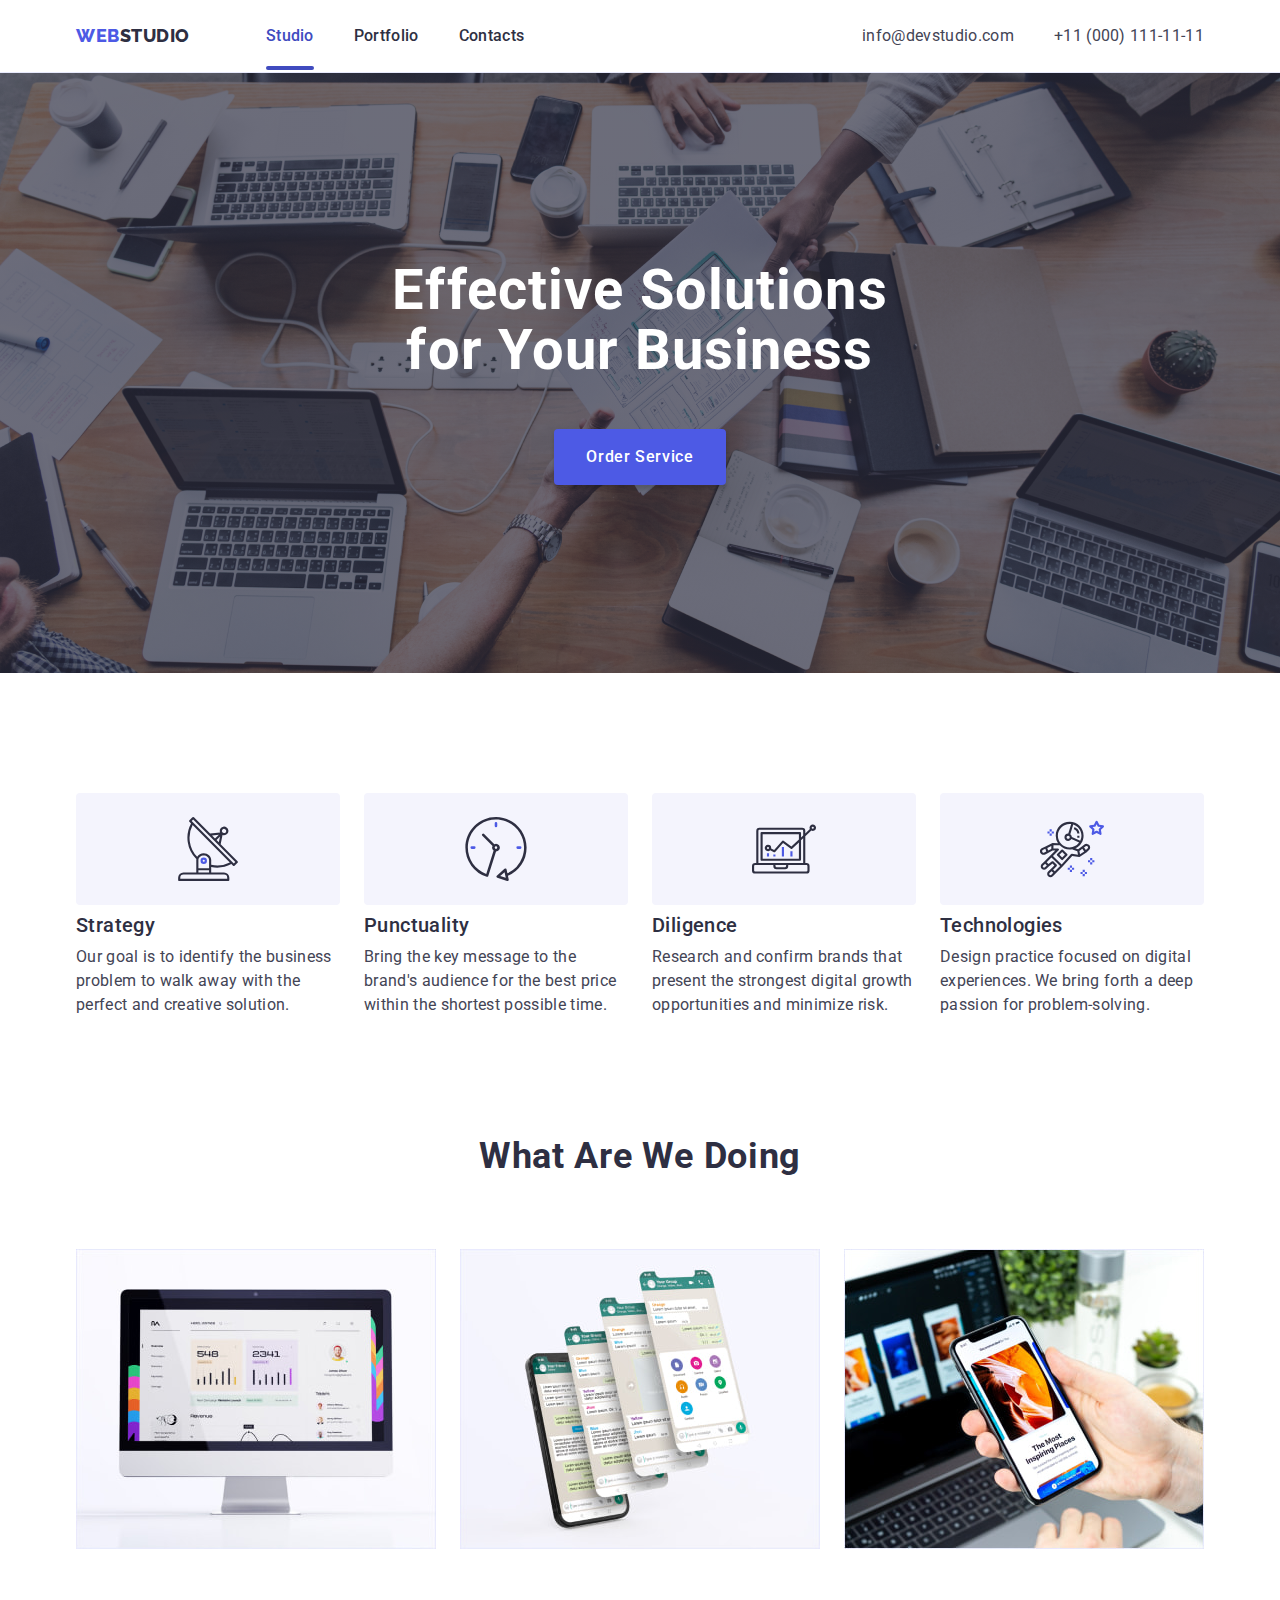
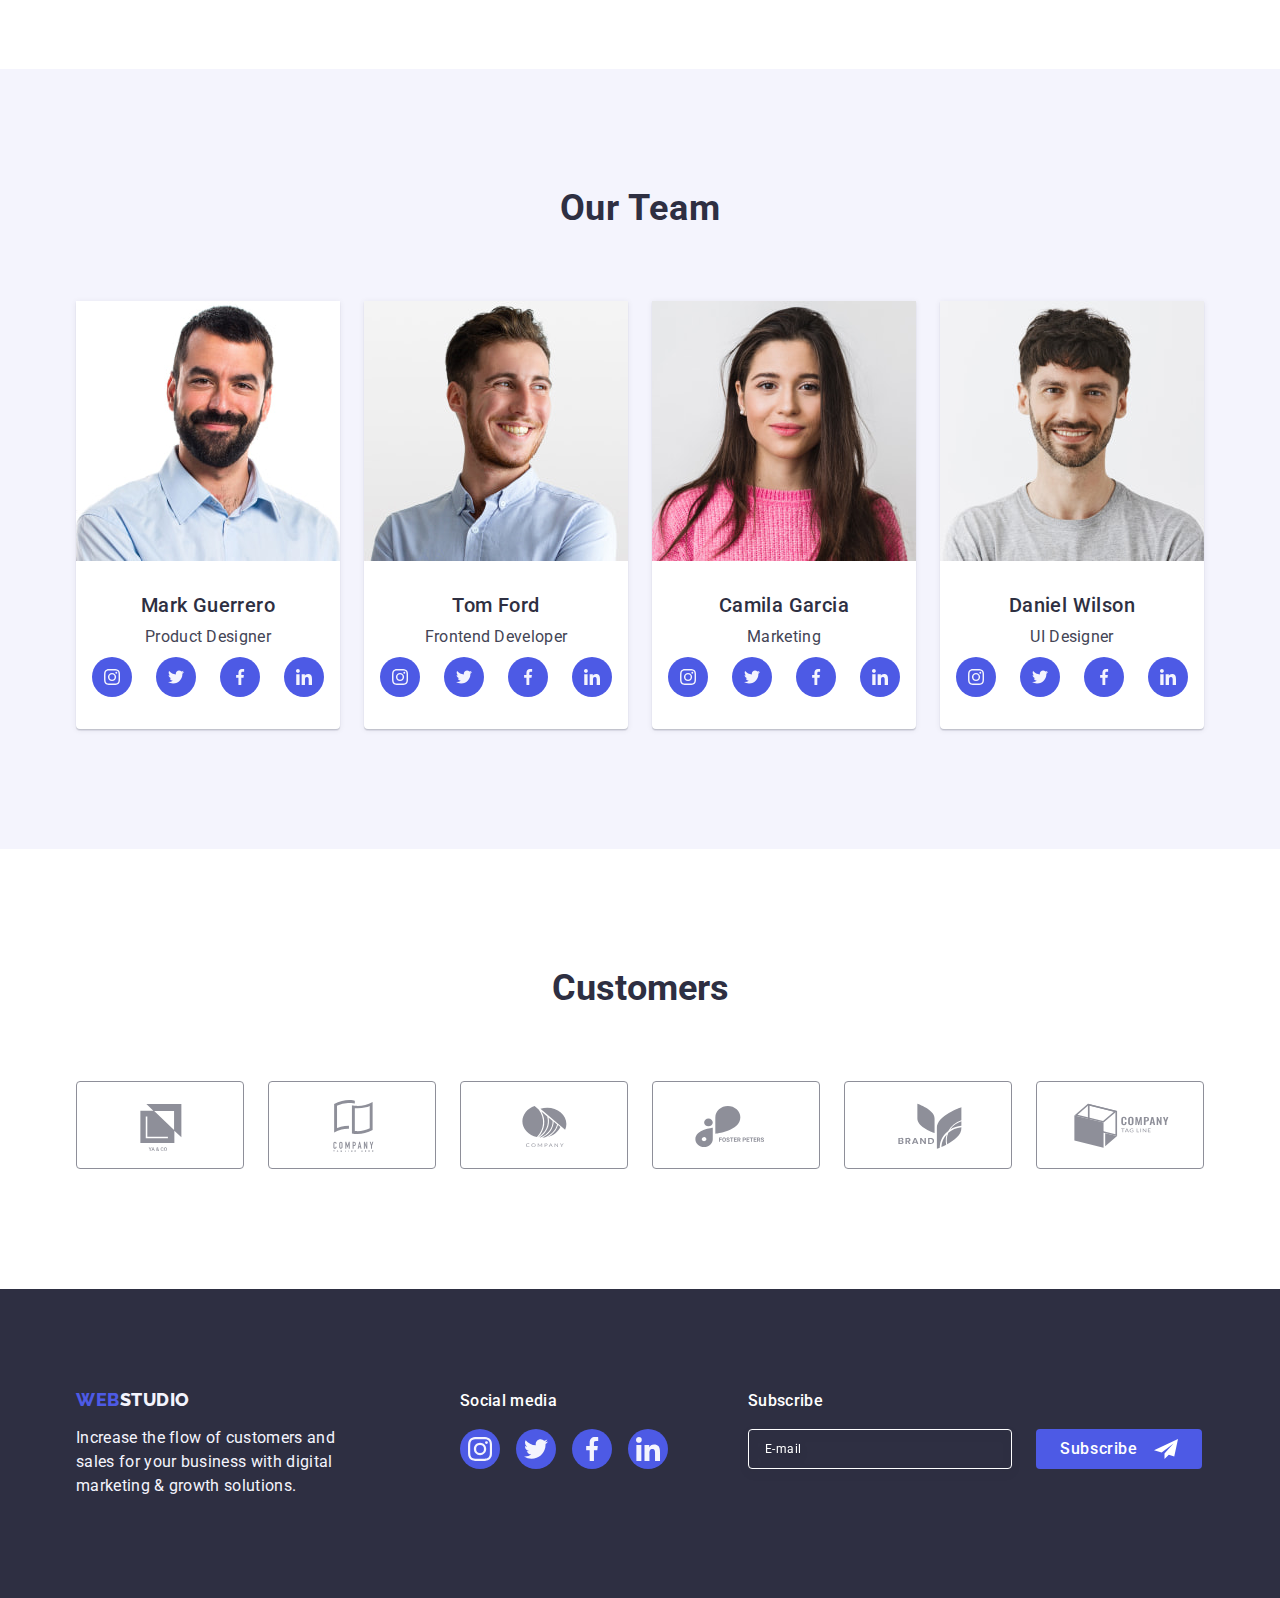
<file: index.html>
<!DOCTYPE html>
<html lang="en">
  <head>
    <meta charset="UTF-8" />
    <meta http-equiv="X-UA-Compatible" content="IE=edge" />
    <meta name="viewport" content="width=device-width, initial-scale=1.0" />
    <title>Effective Solutions for Your Business</title>
    <link rel="preconnect" href="https://fonts.googleapis.com" />
    <link rel="preconnect" href="https://fonts.gstatic.com" crossorigin />
    <link
      href="https://fonts.googleapis.com/css2?family=Raleway:wght@800&amp;family=Roboto:wght@400;500;700&amp;display=swap"
      rel="stylesheet"
    />
    <link
      rel="stylesheet"
      href="https://cdnjs.cloudflare.com/ajax/libs/modern-normalize/1.0.0/modern-normalize.min.css"
    />
    <link rel="stylesheet" href="./css/styles.css" />
  </head>
  <body>
    <header class="page-header">
      <div class="page-header-container container">
        <nav class="page-navigation">
          <a class="logo logo-header link" href="./index.html">
            Web<span class="logo-black">Studio</span></a
          >
          <ul class="nav list">
            <li class="nav-list-item">
              <a
                class="navigation-list-link navigation-list-link-current-page-studio link"
                href="./index.html"
                >Studio</a
              >
            </li>
            <li class="nav-list-item">
              <a class="navigation-list-link link" href="./portfolio.html"
                >Portfolio</a
              >
            </li>
            <li><a class="navigation-list-link link" href="">Contacts</a></li>
          </ul>
        </nav>
        <address class="main-adress">
          <ul class="adress-list list">
            <li class="adress-item">
              <a class="adress-item-link link" href="mailto:info@devstudio.com"
                >info@devstudio.com</a
              >
            </li>
            <li class="adress-item">
              <a class="adress-item-link link" href="tel:+110001111111"
                >+11 (000) 111-11-11</a
              >
            </li>
          </ul>
        </address>
      </div>
    </header>
    <main>
      <section class="hero-section">
        <div class="hero-container container">
          <h1 class="hero-title">Effective Solutions for Your Business</h1>
          <button class="main-button" type="button" data-modal-open>
            Order Service
          </button>
        </div>
      </section>
      <section class="solutions-container section">
        <div class="the-second-container container">
          <h2 class="solutions-title visually-hidden">Main solutions</h2>
          <ul class="solutions-list list">
            <li class="solutions-list-item">
              <div class="icons-lisst-item-container">
                <svg width="64" height="64">
                  <use href="./images/icons.svg#icon-antenna"></use>
                </svg>
              </div>
              <h3 class="third-title">Strategy</h3>
              <p class="list-description">
                Our goal is to identify the business problem to walk away with
                the perfect and creative solution.
              </p>
            </li>
            <li class="solutions-list-item">
              <div class="icons-lisst-item-container">
                <svg width="64" height="64">
                  <use href="./images/icons.svg#icon-clock-1"></use>
                </svg>
              </div>
              <h3 class="third-title">Punctuality</h3>
              <p class="list-description">
                Bring the key message to the brand's audience for the best price
                within the shortest possible time.
              </p>
            </li>
            <li class="solutions-list-item">
              <div class="icons-lisst-item-container">
                <svg width="64" height="64">
                  <use href="./images/icons.svg#icon-diagram-1"></use>
                </svg>
              </div>
              <h3 class="third-title">Diligence</h3>
              <p class="list-description">
                Research and confirm brands that present the strongest digital
                growth opportunities and minimize risk.
              </p>
            </li>

            <li class="solutions-list-item">
              <div class="icons-lisst-item-container">
                <svg width="64" height="64">
                  <use href="./images/icons.svg#icon-astronaut"></use>
                </svg>
              </div>
              <h3 class="third-title">Technologies</h3>
              <p class="list-description">
                Design practice focused on digital experiences. We bring forth a
                deep passion for problem-solving.
              </p>
            </li>
          </ul>
        </div>
      </section>
      <section class="activities-container section">
        <div class="the-third-container container">
          <h2 class="secondary-title">What are we doing</h2>

          <ul class="activities-list list">
            <li class="activities-list-item">
              <img
                class="activities-list-img"
                src="./images/section-2/computer-1.jpg"
                alt="promotion"
                width="360"
                height="300"
              />
            </li>
            <li class="activities-list-item">
              <img
                width="360"
                height="300"
                class="activities-list-img"
                src="./images/section-2/phones-2.jpg"
                alt="online courses"
              />
            </li>
            <li class="activities-list-item">
              <img
                width="360"
                height="300"
                class="activities-list-img"
                src="./images/section-2/phone-3.jpg"
                alt="Instagram Stories Concept"
              />
            </li>
          </ul>
        </div>
      </section>
      <section class="our-team section">
        <div class="container">
          <h2 class="secondary-title">Our Team</h2>
          <ul class="team-list list">
            <li class="team-list-item">
              <img
                class="team-list-img"
                width="264"
                height="260"
                src="./images/section-3/mark-guerrero-1.jpg"
                alt="Mark Guerrero"
              />

              <div class="card-description-page-first">
                <h3 class="third-title">Mark Guerrero</h3>
                <p class="list-description">Product Designer</p>
                <ul class="icons-section-four-list list">
                  <li class="icons-section-four-list-item">
                    <a class="icons-section-four-list-item-link" href="">
                      <svg
                        class="icons-section-four-svg"
                        width="16"
                        height="16"
                      >
                        <use
                          href="./images/icons.svg#icon-instagram-2"
                        ></use></svg
                    ></a>
                  </li>
                  <li class="icons-section-four-list-item">
                    <a class="icons-section-four-list-item-link" href="">
                      <svg
                        class="icons-section-four-svg"
                        width="16"
                        height="16"
                      >
                        <use
                          href="./images/icons.svg#icon-twitter-1"
                        ></use></svg
                    ></a>
                  </li>
                  <li class="icons-section-four-list-item">
                    <a class="icons-section-four-list-item-link" href="">
                      <svg
                        class="icons-section-four-svg"
                        width="16"
                        height="16"
                      >
                        <use
                          href="./images/icons.svg#icon-facebook-1"
                        ></use></svg
                    ></a>
                  </li>
                  <li class="icons-section-four-list-item">
                    <a class="icons-section-four-list-item-link" href="">
                      <svg
                        class="icons-section-four-svg"
                        width="16"
                        height="16"
                      >
                        <use
                          href="./images/icons.svg#icon-linkedin-1"
                        ></use></svg
                    ></a>
                  </li>
                </ul>
              </div>
            </li>
            <li class="team-list-item">
              <img
                class="team-list-img"
                width="264"
                height="260"
                src="./images/section-3/tom-ford-2.jpg"
                alt="Tom Ford"
              />
              <div class="card-description-page-first">
                <h3 class="third-title">Tom Ford</h3>
                <p class="list-description">Frontend Developer</p>
                <ul class="icons-section-four-list list">
                  <li class="icons-section-four-list-item">
                    <a class="icons-section-four-list-item-link" href="">
                      <svg
                        class="icons-section-four-svg"
                        width="16"
                        height="16"
                      >
                        <use
                          href="./images/icons.svg#icon-instagram-2"
                        ></use></svg
                    ></a>
                  </li>
                  <li class="icons-section-four-list-item">
                    <a class="icons-section-four-list-item-link" href="">
                      <svg
                        class="icons-section-four-svg"
                        width="16"
                        height="16"
                      >
                        <use
                          href="./images/icons.svg#icon-twitter-1"
                        ></use></svg
                    ></a>
                  </li>
                  <li class="icons-section-four-list-item">
                    <a class="icons-section-four-list-item-link" href="">
                      <svg
                        class="icons-section-four-svg"
                        width="16"
                        height="16"
                      >
                        <use
                          href="./images/icons.svg#icon-facebook-1"
                        ></use></svg
                    ></a>
                  </li>
                  <li class="icons-section-four-list-item">
                    <a class="icons-section-four-list-item-link" href="">
                      <svg
                        class="icons-section-four-svg"
                        width="16"
                        height="16"
                      >
                        <use
                          href="./images/icons.svg#icon-linkedin-1"
                        ></use></svg
                    ></a>
                  </li>
                </ul>
              </div>
            </li>
            <li class="team-list-item">
              <img
                class="team-list-img"
                width="264"
                height="260"
                src="./images/section-3/camila-garcia-3.jpg"
                alt="Camila Garcia"
              />
              <div class="card-description-page-first">
                <h3 class="third-title">Camila Garcia</h3>
                <p class="list-description">Marketing</p>
                <ul class="icons-section-four-list list">
                  <li class="icons-section-four-list-item">
                    <a class="icons-section-four-list-item-link" href="">
                      <svg
                        class="icons-section-four-svg"
                        width="16"
                        height="16"
                      >
                        <use
                          href="./images/icons.svg#icon-instagram-2"
                        ></use></svg
                    ></a>
                  </li>
                  <li class="icons-section-four-list-item">
                    <a class="icons-section-four-list-item-link" href="">
                      <svg
                        class="icons-section-four-svg"
                        width="16"
                        height="16"
                      >
                        <use
                          href="./images/icons.svg#icon-twitter-1"
                        ></use></svg
                    ></a>
                  </li>
                  <li class="icons-section-four-list-item">
                    <a class="icons-section-four-list-item-link" href="">
                      <svg
                        class="icons-section-four-svg"
                        width="16"
                        height="16"
                      >
                        <use
                          href="./images/icons.svg#icon-facebook-1"
                        ></use></svg
                    ></a>
                  </li>
                  <li class="icons-section-four-list-item">
                    <a class="icons-section-four-list-item-link" href="">
                      <svg
                        class="icons-section-four-svg"
                        width="16"
                        height="16"
                      >
                        <use
                          href="./images/icons.svg#icon-linkedin-1"
                        ></use></svg
                    ></a>
                  </li>
                </ul>
              </div>
            </li>
            <li class="team-list-item">
              <img
                class="team-list-img"
                width="264"
                height="260"
                src="./images/section-3/daniel-wilson-4.jpg"
                alt="Daniel Wilson"
              />
              <div class="card-description-page-first">
                <h3 class="third-title">Daniel Wilson</h3>
                <p class="list-description">UI Designer</p>
                <ul class="icons-section-four-list list">
                  <li class="icons-section-four-list-item">
                    <a class="icons-section-four-list-item-link" href="">
                      <svg
                        class="icons-section-four-svg"
                        width="16"
                        height="16"
                      >
                        <use
                          href="./images/icons.svg#icon-instagram-2"
                        ></use></svg
                    ></a>
                  </li>
                  <li class="icons-section-four-list-item">
                    <a class="icons-section-four-list-item-link" href="">
                      <svg
                        class="icons-section-four-svg"
                        width="16"
                        height="16"
                      >
                        <use
                          href="./images/icons.svg#icon-twitter-1"
                        ></use></svg
                    ></a>
                  </li>
                  <li class="icons-section-four-list-item">
                    <a class="icons-section-four-list-item-link" href="">
                      <svg
                        class="icons-section-four-svg"
                        width="16"
                        height="16"
                      >
                        <use
                          href="./images/icons.svg#icon-facebook-1"
                        ></use></svg
                    ></a>
                  </li>
                  <li class="icons-section-four-list-item">
                    <a class="icons-section-four-list-item-link" href="">
                      <svg
                        class="icons-section-four-svg"
                        width="16"
                        height="16"
                      >
                        <use
                          href="./images/icons.svg#icon-linkedin-1"
                        ></use></svg
                    ></a>
                  </li>
                </ul>
              </div>
            </li>
          </ul>
        </div>
      </section>
      <section class="customers-section">
        <div class="container">
          <h2 class="customers-section-titile secondary-titile">Customers</h2>
          <ul class="customers-section-list list">
            <li class="customers-section-list-item">
              <a class="customers-section-list-item-link" href="">
                <svg class="customers-section-list-svg" width="104" height="56">
                  <use href="./images/icons.svg#icon-Logo"></use>
                </svg>
              </a>
            </li>
            <li class="customers-section-list-item">
              <a class="customers-section-list-item-link" href=""
                ><svg
                  class="customers-section-list-svg"
                  width="104"
                  height="56"
                >
                  <use href="./images/icons.svg#icon-Logo-1"></use></svg
              ></a>
            </li>
            <li class="customers-section-list-item">
              <a class="customers-section-list-item-link" href=""
                ><svg
                  class="customers-section-list-svg"
                  width="104"
                  height="56"
                >
                  <use href="./images/icons.svg#icon-Logo-2"></use></svg
              ></a>
            </li>
            <li class="customers-section-list-item">
              <a class="customers-section-list-item-link" href=""
                ><svg
                  class="customers-section-list-svg"
                  width="104"
                  height="56"
                >
                  <use href="./images/icons.svg#icon-Logo-3"></use></svg
              ></a>
            </li>
            <li class="customers-section-list-item">
              <a class="customers-section-list-item-link" href=""
                ><svg
                  class="customers-section-list-svg"
                  width="104"
                  height="56"
                >
                  <use href="./images/icons.svg#icon-Logo-4"></use></svg
              ></a>
            </li>
            <li class="customers-section-list-item">
              <a class="customers-section-list-item-link" href=""
                ><svg
                  class="customers-section-list-svg"
                  width="104"
                  height="56"
                >
                  <use href="./images/icons.svg#icon-Logo-5"></use></svg
              ></a>
            </li>
          </ul>
        </div>
      </section>
    </main>
    <footer class="footer-container">
      <div class="footer-container-box container">
        <div class="footer-box-logo">
          <a class="logo link" href="./index.html">
            Web<span class="logo-footer">Studio</span></a
          >
          <p class="footer-container-text">
            Increase the flow of customers and sales for your business with
            digital marketing & growth solutions.
          </p>
        </div>
        <div class="footer-box-links">
          <p class="footer-box-text">Social media</p>
          <ul class="footer-links-list list">
            <li class="footer-links-list-item">
              <a class="footer-link" href="">
                <svg class="icons-footer-svg" width="24" height="24">
                  <use href="./images/icons.svg#icon-instagram-2"></use>
                </svg>
              </a>
            </li>
            <li class="footer-links-list-item">
              <a class="footer-link" href="">
                <svg class="icons-footer-svg" width="24" height="24">
                  <use href="./images/icons.svg#icon-twitter-1"></use>
                </svg>
              </a>
            </li>
            <li class="footer-links-list-item">
              <a class="footer-link" href="">
                <svg class="icons-footer-svg" width="24" height="24">
                  <use href="./images/icons.svg#icon-facebook-1"></use>
                </svg>
              </a>
            </li>
            <li class="footer-links-list-item">
              <a class="footer-link" href="">
                <svg class="icons-footer-svg" width="24" height="24">
                  <use href="./images/icons.svg#icon-linkedin-1"></use>
                </svg>
              </a>
            </li>
          </ul>
        </div>
        <div class="subscribe-field">
          <p class="footer-box-text">Subscribe</p>
          <form class="subscribe-field-box">
            <label class="subscribe-field-box-label">
              <input
                type="email"
                class="subscribe-field-input"
                name="user-email"
                placeholder="E-mail"
            /></label>
            <button type="submit" class="subscribe-field-btn">
              Subscribe
              <svg width="24" height="24" class="subscribe-field-icon">
                <use href="./images/icons.svg#icon-telegram-sbsc"></use>
              </svg>
            </button>
          </form>
        </div>
      </div>
    </footer>
    <div class="backdrop is-hidden" data-modal>
      <div class="modal">
        <button type="button" class="modal-close-btn" data-modal-close>
          <svg class="icon-modal-closing" width="8" height="8">
            <use href="./images/icons.svg#icon-modal-closing"></use>
          </svg>
        </button>
        <p class="contact-form-caption">
          Leave your contacts and we will call you back
        </p>
        <!-- MODAL FORM -->
        <form class="contact-form">
          <div class="contact-form-input-field">
            <label for="user-name" class="contact-form-label">Name</label>
            <div class="contact-form-input-wrapper">
              <input
                id="user-name"
                class="contact-form-input"
                type="text"
                name="user-name"
                required
                pattern="[a-zA-Zа-яА-ЯіІїЇґҐєЄʼ]+"
              />
              <svg width="18" height="24" class="contact-form-icon">
                <use href="./images/icons.svg#icon-name-icon"></use>
              </svg>
            </div>
          </div>
          <div class="contact-form-input-field">
            <label for="user-phone" class="contact-form-label">Phone</label>
            <div class="contact-form-input-wrapper">
              <input
                id="user-phone"
                class="contact-form-input"
                type="tel"
                name="user_phone"
                required
                pattern="[0-9]{3}-[0-9]{3}-[0-9]{2}-[0-9]{2}"
              />
              <svg width="18" height="24" class="contact-form-icon">
                <use href="./images/icons.svg#icon-phone-icon"></use>
              </svg>
            </div>
          </div>
          <div class="contact-form-input-field">
            <label for="user-email" class="contact-form-label">Email</label>
            <div class="contact-form-input-wrapper">
              <input
                id="user-email"
                class="contact-form-input"
                type="email"
                name="user_email"
                required
              />
              <svg width="18" height="24" class="contact-form-icon">
                <use href="./images/icons.svg#icon-email-icon"></use>
              </svg>
            </div>
          </div>
          <div class="contact-form-textarea-field">
            <label class="contact-form-label" for="user-comment">Comment</label>
            <textarea
              class="contact-form-user-text-area"
              name="user-comment"
              id="user-comment"
              placeholder="Text input"
            ></textarea>
          </div>
          <div class="contact-form-checkbox-field">
            <input
              id="user-privacy"
              class="privacy-input visually-hidden"
              type="checkbox"
              value="true"
              name="user-privacy"
            />
            <label class="contact-form-label" for="user-privacy"
              ><span class="checkbox-stilisation"
                ><svg width="10" height="8">
                  <use href="./images/icons.svg#icon-accept"></use></svg></span
              >I accept the terms and conditions of the
              <a class="contact-form-label-link" href="">Privacy Policy</a>
            </label>
          </div>
          <button type="submit" class="contact-form-submit">Send</button>
        </form>
      </div>
    </div>
    <script src="./js/modal.js"></script>
  </body>
</html>
</file>
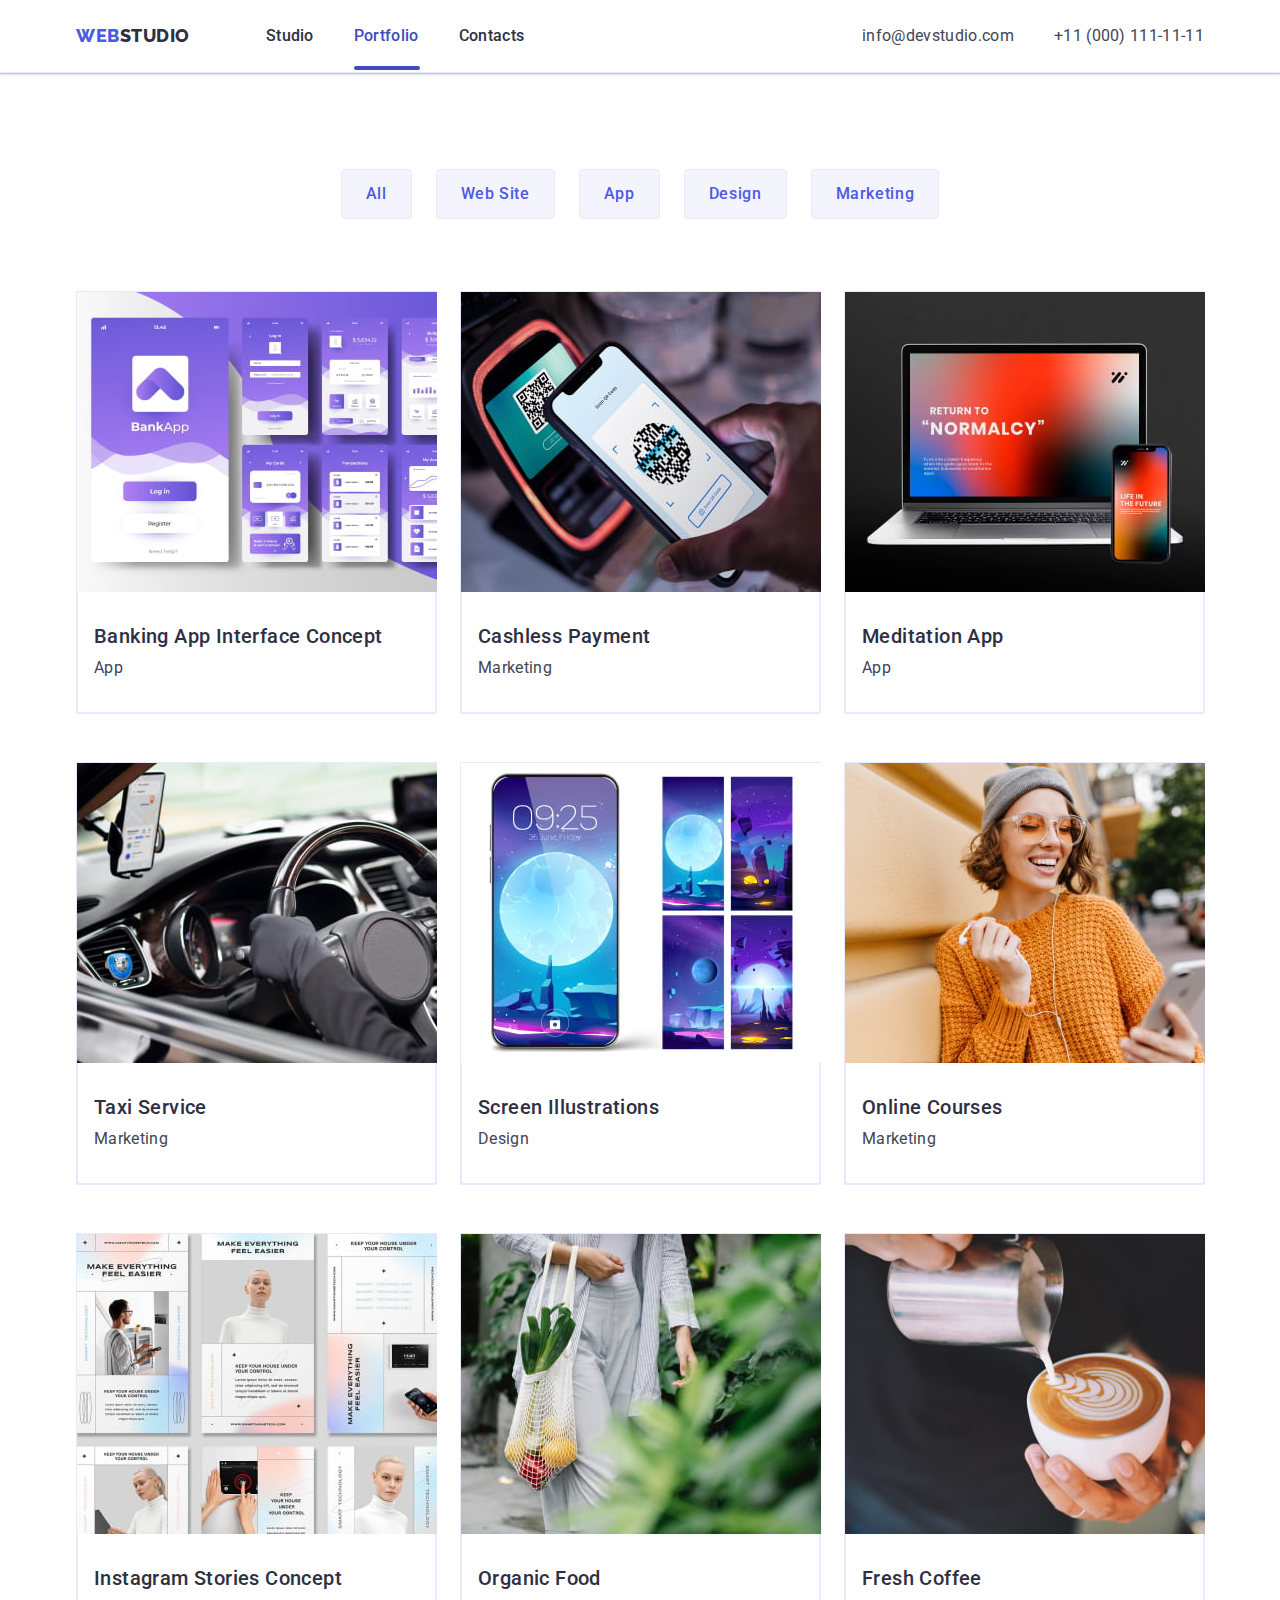
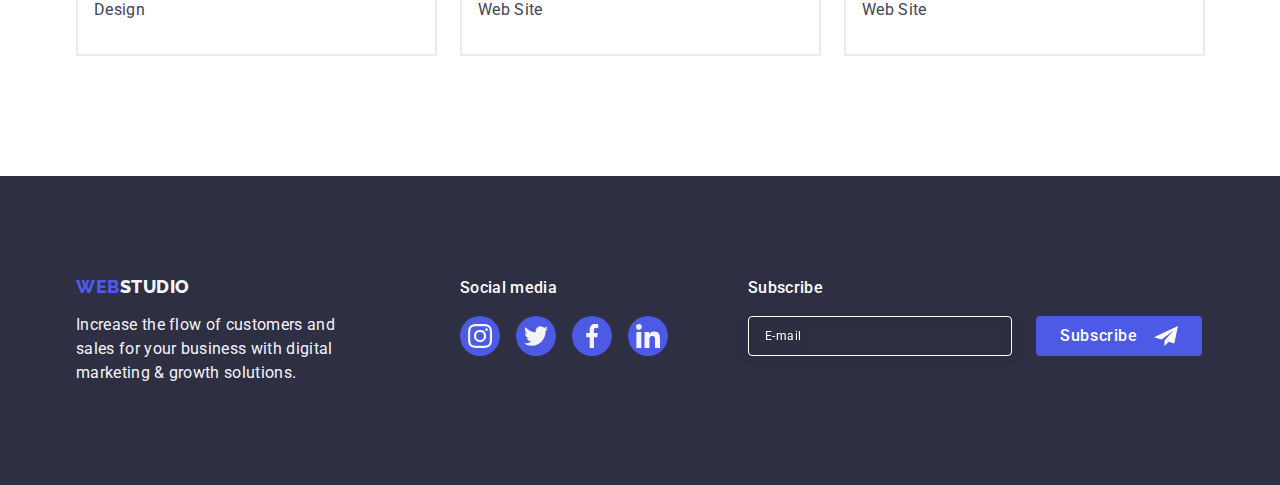
<file: portfolio.html>
<!DOCTYPE html>
<html lang="en">
  <head>
    <meta charset="UTF-8" />
    <meta http-equiv="X-UA-Compatible" content="IE=edge" />
    <meta name="viewport" content="width=device-width, initial-scale=1.0" />
    <title>Effective Solutions for Your Business</title>
    <link rel="preconnect" href="https://fonts.googleapis.com" />
    <link rel="preconnect" href="https://fonts.gstatic.com" crossorigin />
    <link
      href="https://fonts.googleapis.com/css2?family=Raleway:wght@800&family=Roboto:wght@400;500;700&display=swap"
      rel="stylesheet"
    />
    <link
      rel="stylesheet"
      href="https://cdnjs.cloudflare.com/ajax/libs/modern-normalize/1.0.0/modern-normalize.min.css"
    />
    <link rel="stylesheet" href="./css/styles.css" />
  </head>
  <body>
    <header class="page-header">
      <div class="page-header-container container">
        <nav class="page-navigation">
          <a class="logo logo-header link" href="./index.html">
            Web<span class="logo-black">Studio</span></a
          >
          <ul class="nav list">
            <li>
              <a class="navigation-list-link link" href="./index.html"
                >Studio</a
              >
            </li>
            <li>
              <a
                class="navigation-list-link navigation-list-link-current-page-portfolio link"
                href="./portfolio.html"
                >Portfolio</a
              >
            </li>
            <li><a class="navigation-list-link link" href="">Contacts</a></li>
          </ul>
        </nav>
        <address class="main-adress">
          <ul class="adress-list list">
            <li class="adress-item">
              <a class="adress-item-link link" href="mailto:info@devstudio.com"
                >info@devstudio.com</a
              >
            </li>
            <li class="adress-item">
              <a class="adress-item-link link" href="tel:+110001111111"
                >+11 (000) 111-11-11</a
              >
            </li>
          </ul>
        </address>
      </div>
    </header>
    <main>
      <section class="offers-container">
        <div class="container">
          <h1 class="visually-hidden">Our offers</h1>
          <ul class="offers-menu list">
            <li class="offers-btn-item">
              <button class="offers-btn offers-btn-first" type="button">
                All
              </button>
            </li>
            <li class="offers-btn-item">
              <button class="offers-btn" type="button">Web Site</button>
            </li>
            <li class="offers-btn-item">
              <button class="offers-btn" type="button">App</button>
            </li>
            <li class="offers-btn-item">
              <button class="offers-btn" type="button">Design</button>
            </li>
            <li class="offers-btn-item">
              <button class="offers-btn" type="button">Marketing</button>
            </li>
          </ul>
          <ul class="offers-list list">
            <li class="offers-list-item">
              <a class="offers-list-item-link link" href="">
                <div class="offers-list-img-wrapper">
                  <img
                    src="./images/portfolio-main-section/banking-app.jpg"
                    alt="Illustration of what we offer"
                    width="360"
                    height="300"
                  />
                  <p class="overlay">
                    14 Stylish and User-Friendly App Design Concepts · Task
                    Manager App · Calorie Tracker App · Exotic Fruit Ecommerce
                    App · Cloud Storage App
                  </p>
                </div>

                <div class="card-description-page-sec">
                  <h2 class="third-title">Banking App Interface Concept</h2>
                  <p class="list-description">App</p>
                </div>
              </a>
            </li>
            <li class="offers-list-item">
              <a class="offers-list-item-link link" href="">
                <div class="offers-list-img-wrapper">
                  <img
                    src="./images/portfolio-main-section/cashless-payment.jpg"
                    alt="Illustration of what we offer"
                    width="360"
                    height="300"
                  />
                  <p class="overlay">
                    14 Stylish and User-Friendly App Design Concepts · Task
                    Manager App · Calorie Tracker App · Exotic Fruit Ecommerce
                    App · Cloud Storage App
                  </p>
                </div>
                <div class="card-description-page-sec">
                  <h2 class="third-title">Cashless Payment</h2>
                  <p class="list-description">Marketing</p>
                </div>
              </a>
            </li>
            <li class="offers-list-item">
              <a class="offers-list-item-link link" href="">
                <div class="offers-list-img-wrapper">
                  <img
                    src="./images/portfolio-main-section/meditation-app.jpg"
                    alt="Illustration of what we offer"
                    width="360"
                    height="300"
                  />
                  <p class="overlay">
                    14 Stylish and User-Friendly App Design Concepts · Task
                    Manager App · Calorie Tracker App · Exotic Fruit Ecommerce
                    App · Cloud Storage App
                  </p>
                </div>
                <div class="card-description-page-sec">
                  <h2 class="third-title">Meditation App</h2>
                  <p class="list-description">App</p>
                </div>
              </a>
            </li>
            <li class="offers-list-item">
              <a class="offers-list-item-link link" href="">
                <div class="offers-list-img-wrapper">
                  <img
                    src="./images/portfolio-main-section/taxi-service.jpg"
                    alt="Illustration of what we offer"
                    width="360"
                    height="300"
                  />
                  <p class="overlay">
                    14 Stylish and User-Friendly App Design Concepts · Task
                    Manager App · Calorie Tracker App · Exotic Fruit Ecommerce
                    App · Cloud Storage App
                  </p>
                </div>
                <div class="card-description-page-sec">
                  <h2 class="third-title">Taxi Service</h2>
                  <p class="list-description">Marketing</p>
                </div>
              </a>
            </li>
            <li class="offers-list-item">
              <a class="offers-list-item-link link" href="">
                <div class="offers-list-img-wrapper">
                  <img
                    src="./images/portfolio-main-section/screen-illustrations.jpg"
                    alt="Illustration of what we offer"
                    width="360"
                    height="300"
                  />
                  <p class="overlay">
                    14 Stylish and User-Friendly App Design Concepts · Task
                    Manager App · Calorie Tracker App · Exotic Fruit Ecommerce
                    App · Cloud Storage App
                  </p>
                </div>
                <div class="card-description-page-sec">
                  <h2 class="third-title">Screen Illustrations</h2>
                  <p class="list-description">Design</p>
                </div>
              </a>
            </li>
            <li class="offers-list-item">
              <a class="offers-list-item-link link" href="">
                <div class="offers-list-img-wrapper">
                  <img
                    src="./images/portfolio-main-section/online-courses.jpg"
                    alt="Illustration of what we offer"
                    width="360"
                    height="300"
                  />
                  <p class="overlay">
                    14 Stylish and User-Friendly App Design Concepts · Task
                    Manager App · Calorie Tracker App · Exotic Fruit Ecommerce
                    App · Cloud Storage App
                  </p>
                </div>
                <div class="card-description-page-sec">
                  <h2 class="third-title">Online Courses</h2>
                  <p class="list-description">Marketing</p>
                </div>
              </a>
            </li>
            <li class="offers-list-item">
              <a class="offers-list-item-link link" href="">
                <div class="offers-list-img-wrapper">
                  <img
                    src="./images/portfolio-main-section/instagram-stories-concept.jpg"
                    alt="Illustration of what we offer"
                    width="360"
                    height="300"
                  />
                  <p class="overlay">
                    14 Stylish and User-Friendly App Design Concepts · Task
                    Manager App · Calorie Tracker App · Exotic Fruit Ecommerce
                    App · Cloud Storage App
                  </p>
                </div>
                <div class="card-description-page-sec">
                  <h2 class="third-title">Instagram Stories Concept</h2>
                  <p class="list-description">Design</p>
                </div>
              </a>
            </li>
            <li class="offers-list-item">
              <a class="offers-list-item-link link" href="">
                <div class="offers-list-img-wrapper">
                  <img
                    src="./images/portfolio-main-section/organic-food.jpg"
                    alt="Illustration of what we offer"
                    width="360"
                    height="300"
                  />
                  <p class="overlay">
                    14 Stylish and User-Friendly App Design Concepts · Task
                    Manager App · Calorie Tracker App · Exotic Fruit Ecommerce
                    App · Cloud Storage App
                  </p>
                </div>
                <div class="card-description-page-sec">
                  <h2 class="third-title">Organic Food</h2>
                  <p class="list-description">Web Site</p>
                </div>
              </a>
            </li>
            <li class="offers-list-item">
              <a class="offers-list-item-link link" href="">
                <div class="offers-list-img-wrapper">
                  <img
                    src="./images/portfolio-main-section/fresh-coffee.jpg"
                    alt="Illustration of what we offer"
                    width="360"
                    height="300"
                  />
                  <p class="overlay">
                    14 Stylish and User-Friendly App Design Concepts · Task
                    Manager App · Calorie Tracker App · Exotic Fruit Ecommerce
                    App · Cloud Storage App
                  </p>
                </div>
                <div class="card-description-page-sec">
                  <h2 class="third-title">Fresh Coffee</h2>
                  <p class="list-description">Web Site</p>
                </div>
              </a>
            </li>
          </ul>
        </div>
      </section>
    </main>
    <footer class="footer-container">
      <div class="footer-container-box container">
        <div class="footer-box-logo">
          <a class="logo link" href="./index.html">
            Web<span class="logo-footer">Studio</span></a
          >
          <p class="footer-container-text">
            Increase the flow of customers and sales for your business with
            digital marketing & growth solutions.
          </p>
        </div>
        <div class="footer-box-links">
          <p class="footer-box-text">Social media</p>
          <ul class="footer-links-list list">
            <li class="footer-links-list-item">
              <a class="footer-link" href="">
                <svg class="icons-footer-svg" width="24" height="24">
                  <use href="./images/icons.svg#icon-instagram-2"></use>
                </svg>
              </a>
            </li>
            <li class="footer-links-list-item">
              <a class="footer-link" href="">
                <svg class="icons-footer-svg" width="24" height="24">
                  <use href="./images/icons.svg#icon-twitter-1"></use>
                </svg>
              </a>
            </li>
            <li class="footer-links-list-item">
              <a class="footer-link" href="">
                <svg class="icons-footer-svg" width="24" height="24">
                  <use href="./images/icons.svg#icon-facebook-1"></use>
                </svg>
              </a>
            </li>
            <li class="footer-links-list-item">
              <a class="footer-link" href="">
                <svg class="icons-footer-svg" width="24" height="24">
                  <use href="./images/icons.svg#icon-linkedin-1"></use>
                </svg>
              </a>
            </li>
          </ul>
        </div>
        <div class="subscribe-field">
          <p class="footer-box-text">Subscribe</p>
          <form class="subscribe-field-box">
            <label class="subscribe-field-box-label">
              <input
                type="email"
                class="subscribe-field-input"
                name="user-email"
                placeholder="E-mail"
            /></label>
            <button type="submit" class="subscribe-field-btn">
              Subscribe
              <svg width="24" height="24" class="subscribe-field-icon">
                <use href="./images/icons.svg#icon-telegram-sbsc"></use>
              </svg>
            </button>
          </form>
        </div>
      </div>
    </footer>
  </body>
</html>
</file>
<file: css/styles.css>
:root {
  --main-font-family: 'Roboto', sans-serif;
  --logo-font-family: 'Raleway', sans-serif;
  --primary-text-color-theme-light: #2e2f42;
  --secondary-text-color-theme-light: #434455;
  --primary-text-color-theme-dark: #fff;
  --secondary-text-color-theme-dark: #f4f4fd;
  --background-color-theme-light: #f4f4fd;
  --background-color-theme-dark: #2e2f42;
  --backgound-cards-color: #fff;
  --accent-color: #4d5ae5;
  --secondary-accent-color: #e7e9fc;
  --hover-state-color: #404bbf;
  --icons-color: #8e8f99;
  --transition-duration-and-func: background-color 250ms
    cubic-bezier(0.4, 0, 0.2, 1);
}

h1,
h2,
h3,
h4,
p {
  margin-top: 0;
  margin-bottom: 0;
}

ul,
ol {
  margin-top: 0;
  margin-bottom: 0;
  padding-left: 0;
}

img {
  display: block;
}

.list {
  list-style: none;
}
.link {
  text-decoration: none;
  font-style: normal;
  color: var(--primary-text-color-theme-light);
}
body {
  font-family: var(--main-font-family);
  color: var(--secondary-text-color-theme-light);
  background-color: var(--backgound-cards-color);
}

.container {
  max-width: 1158px;
  margin: 0 auto;
  padding: 0 15px;
}

button {
  font-family: inherit;
  cursor: pointer;
}
/* ================= HEADER ================= */

.page-header {
  padding-top: 24px;
  padding-bottom: 24px;
  border-bottom: 1px solid var(--secondary-accent-color);
  background: var(--backgound-cards-color);
  box-shadow: 0px 2px 1px rgba(46, 47, 66, 0.08),
    0px 1px 1px rgba(46, 47, 66, 0.16), 0px 1px 6px rgba(46, 47, 66, 0.08);
}

.page-header-container {
  display: flex;
  align-items: center;
}

.page-navigation {
  display: flex;
  /* column-gap: 76px; */
  align-items: center;
}
.nav {
  display: flex;
  gap: 40px;
  /* padding-top: 24px;
  padding-bottom: 24px; */
}

.main-adress > ul {
  display: flex;
  gap: 40px;
}

.main-adress {
  margin-left: auto;
}

.nav-list-item {
  position: relative;
}
.navigation-list-link {
  font-family: 'Roboto', sans-serif;
  font-weight: 500;
  font-size: 16px;
  line-height: 1.5;
  letter-spacing: 0.02em;
  color: var(--primary-text-color-theme-light);
  padding: 24px 0;
  transition: color 250ms cubic-bezier(0.4, 0, 0.2, 1);
}

.navigation-list-link-current-page-studio {
  position: relative;
  color: var(--hover-state-color);
}
.navigation-list-link-current-page-portfolio {
  position: relative;
  color: var(--hover-state-color);
}

.navigation-list-link-current-page-studio::after {
  position: absolute;
  content: '';
  display: block;
  width: 48px;
  height: 4px;
  background-color: var(--hover-state-color);
  margin-top: 20px;
  border-radius: 2px;
  left: 0;
  bottom: -1px;
}

.navigation-list-link-current-page-portfolio::after {
  position: absolute;
  content: '';
  display: block;
  width: 66px;
  height: 4px;
  background-color: var(--hover-state-color);
  margin-top: 20px;
  border-radius: 2px;
  left: 0;
  bottom: -1px;
}

.navigation-list-link:hover,
.navigation-list-link:focus {
  color: var(--hover-state-color);
}

.main-adress {
  font-style: normal;
}
.adress-item-link {
  font-family: inherit;
  font-size: 16px;
  line-height: 1.5;
  letter-spacing: 0.02em;
  color: inherit;
  transition: color 250ms cubic-bezier(0.4, 0, 0.2, 1);
}
.adress-item-link:hover,
.adress-item-link:focus {
  color: var(--hover-state-color);
  transition: color 250ms cubic-bezier(0.4, 0, 0.2, 1);
}

/* ================= LOGO ================= */

.logo {
  font-family: var(--logo-font-family);
  font-weight: 800;
  font-size: 18px;
  line-height: 1.17;
  display: inline-block;
  align-items: center;
  margin-bottom: 16px;
  letter-spacing: 0.03em;
  text-transform: uppercase;
  color: var(--accent-color);
  margin-right: 76px;
}
.logo-header {
  /* padding-top: 24px;
  padding-bottom: 24px; */
  margin-bottom: 0;
}

.logo-black {
  color: var(--primary-text-color-theme-light);
}
.logo-footer {
  color: var(--secondary-text-color-theme-dark);
}
/* / ================= LOGO ================= */

/* /================= HEADER ================= */

/* ================= HERO ================= */

.hero-section {
  background-image: linear-gradient(
      rgba(46, 47, 66, 0.7),
      rgba(46, 47, 66, 0.7)
    ),
    url(../images/people-office-bg.jpg);
  background-size: cover;
  background-color: var(--background-color-theme-dark);
  padding: 188px 0;
  background-repeat: no-repeat;
  max-width: 1440px;
  height: 600px;
  margin: 0 auto;
  background-position: center;
}

.hero-title {
  font-weight: 700;
  font-size: 56px;
  line-height: 1.07;
  letter-spacing: 0.02em;
  color: var(--primary-text-color-theme-dark);
  margin-left: auto;
  margin-right: auto;
  text-align: center;
  max-width: 496px;
}
.main-button {
  font-weight: 500;
  font-size: 16px;
  line-height: 1.5;
  letter-spacing: 0.04em;
  color: var(--primary-text-color-theme-dark);
  background: var(--accent-color);
  text-align: center;
  display: block;
  margin: 48px auto 0 auto;
  border: none;
  box-shadow: 0px 4px 4px rgba(0, 0, 0, 0.15);
  border-radius: 4px;
  padding: 16px 32px;
  min-width: 169px;
  height: 56px;
  transition: var(--transition-duration-and-func);
}

.main-button:hover,
.main-button:focus {
  background-color: var(--hover-state-color);
}

.section {
  padding-top: 120px;
  padding-bottom: 120px;
}

/* /----------HERO ----------*/

/* ================= The second section ================= */

.visually-hidden {
  position: absolute;
  width: 1px;
  height: 1px;
  margin: -1px;
  border: 0;
  padding: 0;
  white-space: nowrap;
  clip-path: inset(100%);
  clip: rect(0 0 0 0);
  overflow: hidden;
}

.icons-lisst-item-container {
  display: flex;
  flex-direction: row;
  gap: 24px;
  align-items: center;
  justify-content: center;
  height: 112px;
  background-color: #f4f4fd;
  border-radius: 4px;
  margin-bottom: 8px;
  max-width: 264px;
}

.solutions-list {
  display: flex;
  flex-direction: row;
  gap: 24px;
  justify-content: center;
  align-items: flex-end;
}
.solutions-list-item {
  flex-basis: calc((100% - 72px) / 4);
}

.third-title {
  font-weight: 500;
  font-size: 20px;
  line-height: 1.2;
  letter-spacing: 0.02em;
  color: var(--primary-text-color-theme-light);
  margin-bottom: 8px;
}
.list-description {
  font-weight: 400;
  font-size: 16px;
  line-height: 1.5;
  letter-spacing: 0.02em;
  color: var(--secondary-text-color-theme-light);
}

/* The third section */

.activities-container {
  /* margin-top: 0; */
  padding-top: 0px;
  padding-bottom: 120px;
}

/*  ------------COMPONENTS -----------*/
.secondary-title {
  font-weight: 700;
  font-size: 36px;
  line-height: 1.11;
  letter-spacing: 0.02em;
  text-transform: capitalize;
  color: var(--primary-text-color-theme-light);
  text-align: center;
  margin-bottom: 72px;
  margin-left: auto;
  margin-right: auto;
}
.activities-list {
  display: flex;
  flex-direction: row;
  gap: 24px;
  flex-basis: calc((100% - 48px) / 3);
}

/* / ------------COMPONENTS -----------*/

/* The forth section */
.team-list {
  display: flex;
  gap: 24px;
  flex-basis: calc(100%-72px) / 4;
}
.card-description-page-first {
  padding: 32px 0px;
  text-align: center;
}
.icons-section-four-list {
  display: flex;
  justify-content: center;
  gap: 24px;
  margin-top: 8px;
}
.icons-section-four-list-item {
  width: 40px;
  height: 40px;
}
.icons-section-four-list-item-link {
  width: 100%;
  height: 100%;
  background-color: var(--accent-color);
  border-radius: 50%;
  display: flex;
  align-items: center;
  justify-content: center;
  transition: var(--transition-duration-and-func);
}
.icons-section-four-list-item-link:hover,
.icons-section-four-list-item-link:focus {
  background-color: #404bbf;
  cursor: pointer;
}

.icons-section-four-svg {
  fill: var(--background-color-theme-light);
}

.third-title {
  margin-bottom: 8px;
}

.team-list-item {
  background: var(--backgound-cards-color);
  box-shadow: 0px 1px 6px rgba(46, 47, 66, 0.08),
    0px 1px 1px rgba(46, 47, 66, 0.16), 0px 2px 1px rgba(46, 47, 66, 0.08);
  border-radius: 0px 0px 4px 4px;
}
.our-team {
  background: #f4f4fd;
  padding-top: 120px;
  padding-bottom: 120px;

  /* / The forth section */
}

/* =================THE FIFTH SECTION =================*/
.customers-section {
  padding-top: 120px;
  padding-bottom: 120px;
}
.customers-section-titile {
  font-size: 36px;

  color: var(--primary-text-color-theme-light);
  margin-bottom: 72px;
  text-align: center;
  line-height: 1.11;
}
.customers-section-list {
  display: flex;
  flex-direction: row;
  gap: 24px;
}
.customers-section-list-item {
  width: calc((100% - 120px) / 6);
  height: 88px;
}
.customers-section-list-item-link {
  width: 100%;
  height: 100%;
  border-color: #404bbf;
  color: #404bbf;

  border: 1px solid #8e8f99;
  border-radius: 4px;
  display: flex;
  align-items: center;
  justify-content: center;
  color: var(--icons-color);
  transition: border-color 250ms cubic-bezier(0.4, 0, 0.2, 1),
    color 250ms cubic-bezier(0.4, 0, 0.2, 1);
}
.customers-section-list-item-link:hover,
.customers-section-list-item-link:focus {
  background-color: #404bbf;
  border-color: #404bbf;
  color: #404bbf;
}
.customers-section-list-svg {
  fill: currentColor;
}
/* =================THE FIFTH SECTION =================*/

/* footer */
.footer-container-box {
  display: flex;
  align-items: baseline;
}
.footer-container {
  background-color: var(--background-color-theme-dark);
  padding-top: 100px;
  padding-bottom: 100px;
}
.footer-links-list {
  display: flex;
  flex-direction: row;
  gap: 16px;
}

.footer-box-logo {
  margin-right: 120px;
}

.footer-container-text {
  font-size: 16px;
  line-height: 1.5;
  letter-spacing: 0.02em;
  color: var(--secondary-text-color-theme-dark);
  max-width: 264px;
}
.footer-container-paragraph {
  font-weight: 500;
  font-size: 16px;
  line-height: 1.5;
  letter-spacing: 0.02em;
  color: var(--primary-text-color-theme-dark);
  margin-bottom: 16px;
}
.footer-box-links {
  display: flex;
  flex-direction: column;
  margin-right: 80px;
}
.footer-box-text {
  font-weight: 500;
  font-size: 16px;
  line-height: 1.5;
  letter-spacing: 0.02em;
  color: var(--primary-text-color-theme-dark);
  margin-bottom: 16px;
}
.footer-links-list-item {
  width: 40px;
  height: 40px;
}
.footer-link {
  width: 100%;
  height: 100%;
  background-color: var(--accent-color);
  border-radius: 50%;
  display: flex;
  align-items: center;
  justify-content: center;
  transition: var(--transition-duration-and-func);
}
.footer-link:hover,
.footer-link:focus {
  background-color: #31d0aa;
  background-color: #31d0aa;
}
.icons-footer-svg {
  fill: var(--background-color-theme-light);
}
.subscribe-field-box {
  display: flex;
  flex-direction: row;
}
.subscribe-field-input {
  background-color: transparent;
  outline: none;
  border: 1px solid #ffffff;
  filter: drop-shadow(0px 4px 4px rgba(0, 0, 0, 0.15));
  border-radius: 4px;
  width: 264px;
  height: 40px;
  padding-left: 16px;
  font-size: 12px;
  line-height: 1.5;
  letter-spacing: 0.04em;
  color: var(--primary-text-color-theme-dark);
}
::placeholder {
  color: #fff;
}
.subscribe-field-box-label {
  margin-right: 24px;
}
.subscribe-field-btn {
  min-width: 165px;
  padding: 8px 24px;
  height: 40px;
  display: flex;
  align-items: center;
  justify-content: center;
  font-weight: 500;
  font-size: 16px;
  line-height: 1.5;
  letter-spacing: 0.04em;
  color: #fff;
  background-color: var(--accent-color);
  transition: background-color 250ms cubic-bezier(0.4, 0, 0.2, 1);
  border: none;
  border-radius: 4px;
}
.subscribe-field-icon {
  fill: #fff;
  margin-left: 16px;
}
.subscribe-field-btn:hover,
.subscribe-field-btn:focus {
  background-color: var(--hover-state-color);
}

/* =================PAGE PORTFOLIO=================  */

.offers-list-item-link {
  display: block;
  transition: box-shadow 250ms cubic-bezier(0.4, 0, 0.2, 1);
}
.offers-list-item-link:hover,
.offers-list-item-link:focus {
  box-shadow: 0px 1px 6px rgba(46, 47, 66, 0.08),
    0px 1px 1px rgba(46, 47, 66, 0.16), 0px 2px 1px rgba(46, 47, 66, 0.08);
}

.offers-container {
  padding-top: 96px;
  padding-bottom: 120px;
}

.offers-menu {
  display: flex;
  margin-bottom: 72px;
  justify-content: center;
  align-items: center;
  gap: 24px;
}

.offers-btn {
  background: var(--secondary-text-color-theme-dark);
  color: var(--accent-color);
  border: 1px solid #e7e9fc;
  border-radius: 4px;
  font-weight: 500;
  font-size: 16px;
  line-height: 1.5;
  letter-spacing: 0.04em;
  padding: 12px 24px;
  flex-basis: calc((100%- 96px) / 5);
  transition: color 250ms cubic-bezier(0.4, 0, 0.2, 1),
    background-color 250ms cubic-bezier(0.4, 0, 0.2, 1),
    border-color 250ms cubic-bezier(0.4, 0, 0.2, 1),
    box-shadow 250ms cubic-bezier(0.4, 0, 0.2, 1);
}
.offers-btn:hover,
.offers-btn:focus {
  background: var(--hover-state-color);
  box-shadow: 0px 3px 1px rgba(0, 0, 0, 0.1), 0px 2px 1px rgba(0, 0, 0, 0.08),
    0px 2px 2px rgba(0, 0, 0, 0.12);
  border-radius: 4px;
  color: var(--primary-text-color-theme-dark);
  border: 1px solid transparent;
}
.offers-btn-first:hover,
.offers-btn-first:focus {
  box-shadow: 0px 3px 1px rgba(0, 0, 0, 0.1), 0px 2px 1px rgba(0, 0, 0, 0.08),
    0px 2px 2px rgba(0, 0, 0, 0.12);
}
.offers-list-item {
  background: var(--backgound-cards-color);
  border: 1px solid var(--secondary-accent-color);
  flex-basis: calc((100% - 48px) / 3);
  max-width: 360px;
}

.offers-list {
  display: flex;
  flex-wrap: wrap;
  column-gap: 24px;
  row-gap: 48px;
  flex-basis: calc((100% - 48px) / 3);
}
.card-description-page-sec {
  padding: 32px 16px;
  border: 1px solid #e7e9fc;
  border-top: none;
  min-width: 360px;
}
.overlay {
  background: #4d5ae5;
  color: var(--secondary-text-color-theme-dark);
  padding: 40px 32px;
  line-height: 1.5;
  letter-spacing: 0.02em;
  position: absolute;
  top: 0;
  left: 0;
  height: 100%;
  width: 100%;
  overflow: auto;

  transform: translateY(100%);
  transition: transform 250ms cubic-bezier(0.4, 0, 0.2, 1);
}
.offers-list-img-wrapper {
  min-width: 360px;
  position: relative;
  overflow: hidden;
}
.offers-list-item-link:hover .overlay,
.offers-list-item-link:focus .overlay {
  transform: translateY(0%);
}

/* =================MODAL WINDOW =================*/

.backdrop {
  position: fixed;
  top: 0;
  left: 0;
  width: 100%;
  height: 100%;
  background-color: rgba(46, 47, 66, 0.4);
  pointer-events: auto;
  visibility: visible;
  opacity: 1;
  transition: opacity 250ms cubic-bezier(0.4, 0, 0.2, 1),
    visibility 250ms cubic-bezier(0.4, 0, 0.2, 1);
}
.modal {
  width: 408px;
  min-height: 584px;
  background: #fcfcfc;
  position: absolute;
  top: 50%;
  left: 50%;
  transform: translate(-50%, -50%);
  box-shadow: 0px 1px 1px rgba(0, 0, 0, 0.14), 0px 1px 3px rgba(0, 0, 0, 0.12),
    0px 2px 1px rgba(0, 0, 0, 0.2);
  border-radius: 4px;
  transition: transform 250ms cubic-bezier(0.4, 0, 0.2, 1);
  padding: 72px 24px 24px 24px;
}
.modal-close-btn {
  position: absolute;
  padding: 0;
  display: flex;
  align-items: center;
  justify-content: center;
  width: 24px;
  height: 24px;
  border-radius: 50%;
  background: #e7e9fc;
  border: 1px solid rgba(0, 0, 0, 0.1);
  top: 24px;
  right: 24px;
  transition: background-color 250ms cubic-bezier(0.4, 0, 0.2, 1),
    border 250ms cubic-bezier(0.4, 0, 0.2, 1);
}
.modal-close-btn:hover,
.modal-close-btn:focus {
  background-color: var(--hover-state-color);
  fill: #ffffff;
  cursor: pointer;
  border: none;
}
.icon-modal-closing {
  transition: fill 250ms cubic-bezier(0.4, 0, 0.2, 1);
}
.is-hidden {
  opacity: 0;
  visibility: hidden;
  pointer-events: none;
}
/* MODAL FORM */
.contact-form-input-field {
  margin-bottom: 8px;
}

.contact-form-label {
  display: block;
  margin-bottom: 4px;
  font-size: 12px;
  line-height: 1.17;
  letter-spacing: 0.04em;
  color: var(--icons-color);
}
.contact-form-input-wrapper {
  position: relative;
}
.contact-form-input {
  width: 100%;
  height: 40px;
  border: 1px solid rgba(46, 47, 66, 0.4);
  border-radius: 4px;
  background-color: transparent;
  padding-left: 38px;
  outline: transparent;
  transition: border-color 250ms cubic-bezier(0.4, 0, 0.2, 1);
}
.contact-form-input:hover,
.contact-form-input:focus,
.contact-form-user-text-area:hover,
.contact-form-user-text-area:focus {
  border-color: #4d5ae5;
}
.contact-form-caption {
  color: var(--primary-text-color-theme-light);
  font-weight: 500;
  font-size: 16px;
  line-height: 1.5;
  text-align: center;
  letter-spacing: 0.02em;
  margin-bottom: 16px;
}
.contact-form-icon {
  position: absolute;
  top: 50%;
  left: 16px;
  transform: translate(0, -50%);
  fill: #2e2f42;
  transition: fill 250ms cubic-bezier(0.4, 0, 0.2, 1);
}
.contact-form-input:hover + .contact-form-icon,
.contact-form-input:focus + .contact-form-icon {
  fill: #4d5ae5;
}
.contact-form-textarea-field {
  margin-bottom: 16px;
}
.contact-form-user-text-area {
  width: 100%;
  resize: none;
  outline: none;
  height: 120px;
  border: 1px solid rgba(46, 47, 66, 0.2);
  background-color: transparent;
  outline: transparent;
  transition: border-color 250ms cubic-bezier(0.4, 0, 0.2, 1);
  border-radius: 4px;
  padding: 8px 16px;
  font-size: 12px;
  line-height: 1.17;
  letter-spacing: 0.04em;
  color: rgba(46, 47, 66, 0.4);
}
.contact-form-checkbox-field {
  margin-bottom: 24px;
}
.checkbox-stilisation {
  width: 16px;
  height: 16px;
  border: 1px solid rgba(46, 47, 66, 0.4);
  border-radius: 2px;
  display: inline-flex;
  align-items: center;
  justify-content: center;
  fill: transparent;
}

.privacy-input:checked + .contact-form-label .checkbox-stilisation {
  background-color: var(--hover-state-color);
  border: none;
  fill: var(--primary-text-color-theme-dark);
  border-color: var(--hover-state-color);
}
.contact-form-label-link {
  color: var(--accent-color);
}
.privicy-input {
  position: absolute;
}
.checkbox-stilisation {
  margin-right: 8px;
}
.contact-form-submit {
  display: block;
  min-width: 169px;
  padding: 16px 32px;
  margin: 0 auto;
  font-weight: 500;
  font-size: 16px;
  line-height: 1.5;
  color: var(--primary-text-color-theme-dark);
  background: var(--accent-color);
  box-shadow: 0px 4px 4px rgba(0, 0, 0, 0.15);
  border-radius: 4px;
  border: none;
  letter-spacing: 0.04em;
  transition: background-color 250ms cubic-bezier(0.4, 0, 0.2, 1);
}
.contact-form-submit:hover,
.contact-form-submit:focus {
  background-color: var(--hover-state-color);
}
</file>
